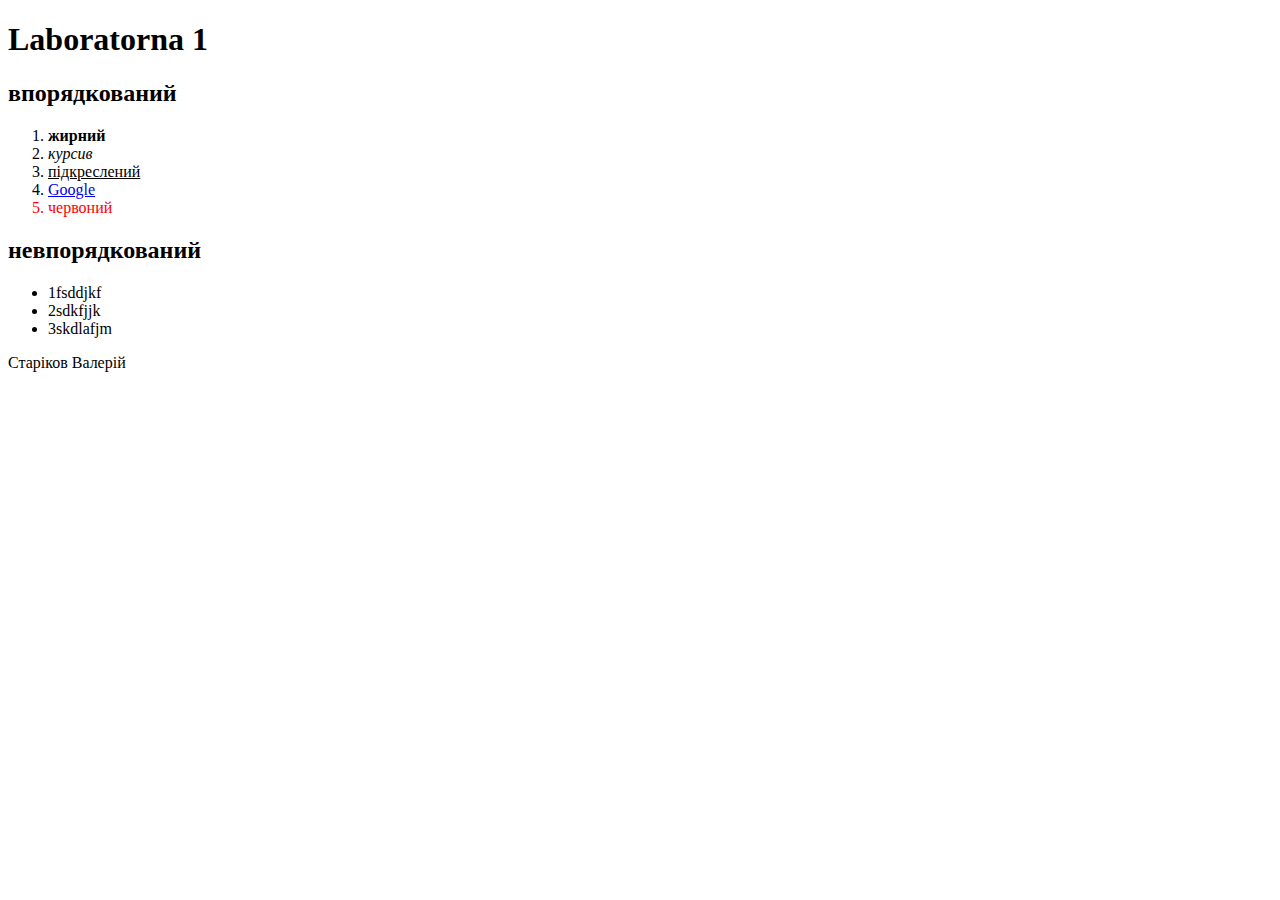
<file: Лабораторна_1/index.html>
<!DOCTYPE html>
<html lang="uk">
<head>
    <meta charset="UTF-8">
    <meta name="viewport" content="width=device-width, initial-scale=1.0">
    <title>FKISIT</title>
</head>
<body>
    <header>
        <h1>Laboratorna 1</h1>
    </header>
    <main>
        <h2>впорядкований</h2>
        <ol>
            <li><b>жирний</b></li>
            <li><i>курсив</i></li>
            <li><u>підкреслений</u></li>
            <li><a href="https://www.google.com" target="_blank">Google</a></li>
            <li style="color: red;">червоний</li>
        </ol>

        <h2>невпорядкований</h2>
        <ul>
            <li>1fsddjkf</li>
            <li>2sdkfjjk</li>
            <li>3skdlafjm</li>
        </ul>
    </main>

    <footer>
        <p>Старiков Валерiй</p>
    </footer>
</body>
</html>
</file>
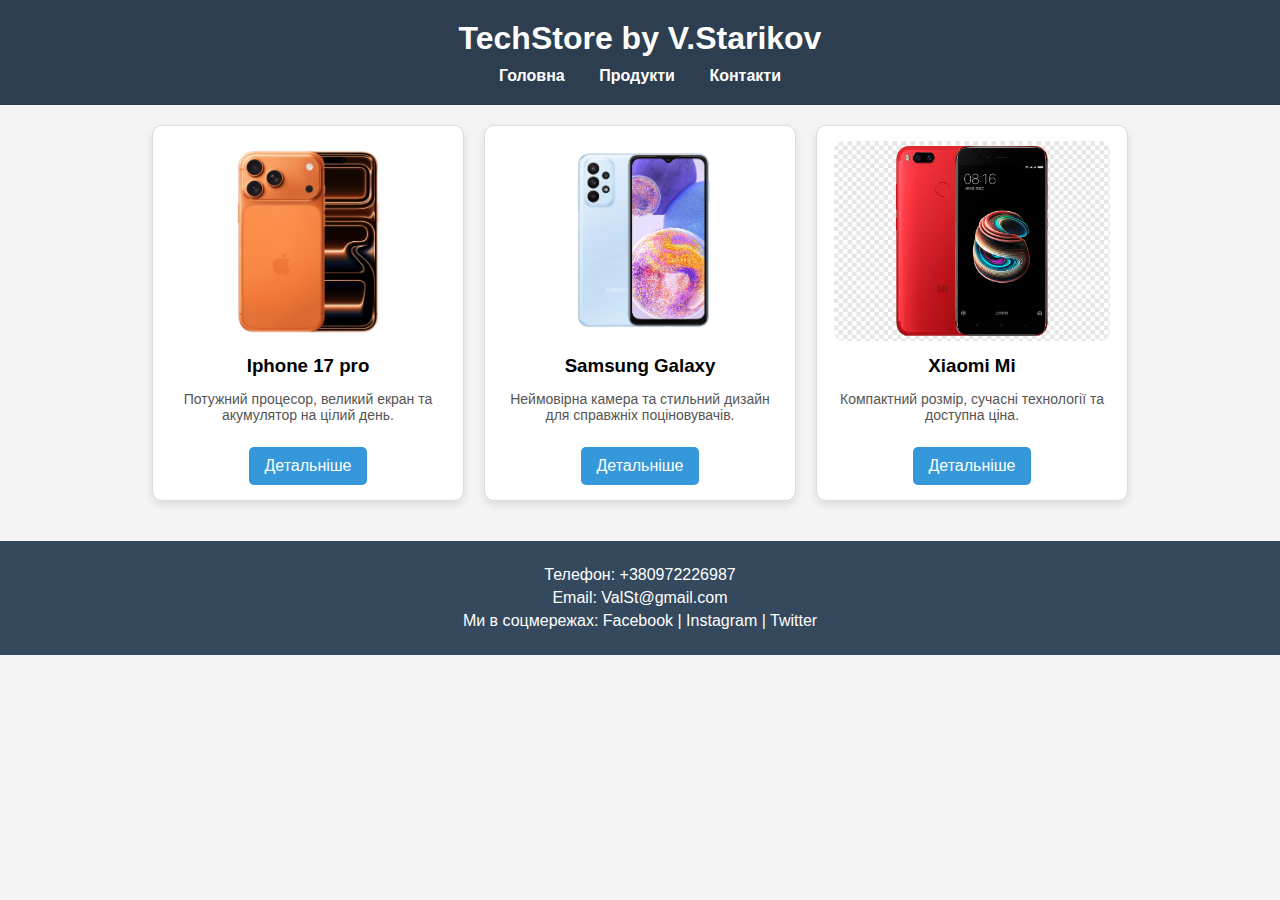
<file: Лабораторна_2/index.html>
<!DOCTYPE html>
<html lang="uk">
<head>
  <meta charset="UTF-8">
  <title>TechStore by V.Starikov</title>
  <style>
    body {
      margin: 0;
      font-family: Arial, sans-serif;
      background-color: #f4f4f4;
    }

    header {
      background-color: #2c3e50;
      color: white;
      padding: 20px;
      text-align: center;
    }
    header h1 {
      margin: 0;
    }
    nav {
      margin-top: 10px;
    }
    nav a {
      color: white;
      text-decoration: none;
      margin: 0 15px;
      font-weight: bold;
    }
    nav a:hover {
      text-decoration: underline;
    }

    /* Контент */
    main {
      display: flex;
      justify-content: center;
      gap: 20px;
      padding: 20px;
      flex-wrap: wrap;
    }
    .product {
      background: white;
      border: 1px solid #ddd;
      border-radius: 10px;
      width: 280px;
      padding: 15px;
      text-align: center;
      box-shadow: 0 4px 8px rgba(0,0,0,0.1);
    }
    .product img {
      max-width: 100%;
      height: 200px;
      object-fit: cover;
      border-radius: 10px;
    }
    .product h3 {
      margin: 10px 0 5px;
    }
    .product p {
      font-size: 14px;
      color: #555;
    }
    .product a {
      display: inline-block;
      margin-top: 10px;
      padding: 10px 15px;
      background-color: #3498db;
      color: white;
      border-radius: 5px;
      text-decoration: none;
      transition: 0.3s;
    }
    .product a:hover {
      background-color: #2980b9;
    }

    footer {
      background-color: #34495e;
      color: white;
      text-align: center;
      padding: 20px;
      margin-top: 20px;
    }
    footer p {
      margin: 5px 0;
    }
  </style>
</head>
<body>

  <header>
    <h1>TechStore by V.Starikov</h1>
    <nav>
      <a href="#">Головна</a>
      <a href="#">Продукти</a>
      <a href="#">Контакти</a>
    </nav>
  </header>

  <main>
    <div class="product">
      <img src="iphone17pro.png" alt="Iphone 17 Pro">
      <h3>Iphone 17 pro</h3>
      <p>Потужний процесор, великий екран та акумулятор на цілий день.</p>
      <a href="https://example.com" target="_blank">Детальніше</a>
    </div>

    <div class="product">
      <img src="sumsung_galaxy.png" alt="Samsung Galaxy">
      <h3>Samsung Galaxy</h3>
      <p>Неймовірна камера та стильний дизайн для справжніх поціновувачів.</p>
      <a href="https://example.com" target="_blank">Детальніше</a>
    </div>

    <div class="product">
      <img src="xiaomi_mi.png" alt="Xiaomi Mi">
      <h3>Xiaomi Mi</h3>
      <p>Компактний розмір, сучасні технології та доступна ціна.</p>
      <a href="https://example.com" target="_blank">Детальніше</a>
    </div>
  </main>

  <footer>
    <p>Телефон: +380972226987</p>
    <p>Email: ValSt@gmail.com</p>
    <p>Ми в соцмережах: Facebook | Instagram | Twitter</p>
  </footer>

</body>
</html>
</file>
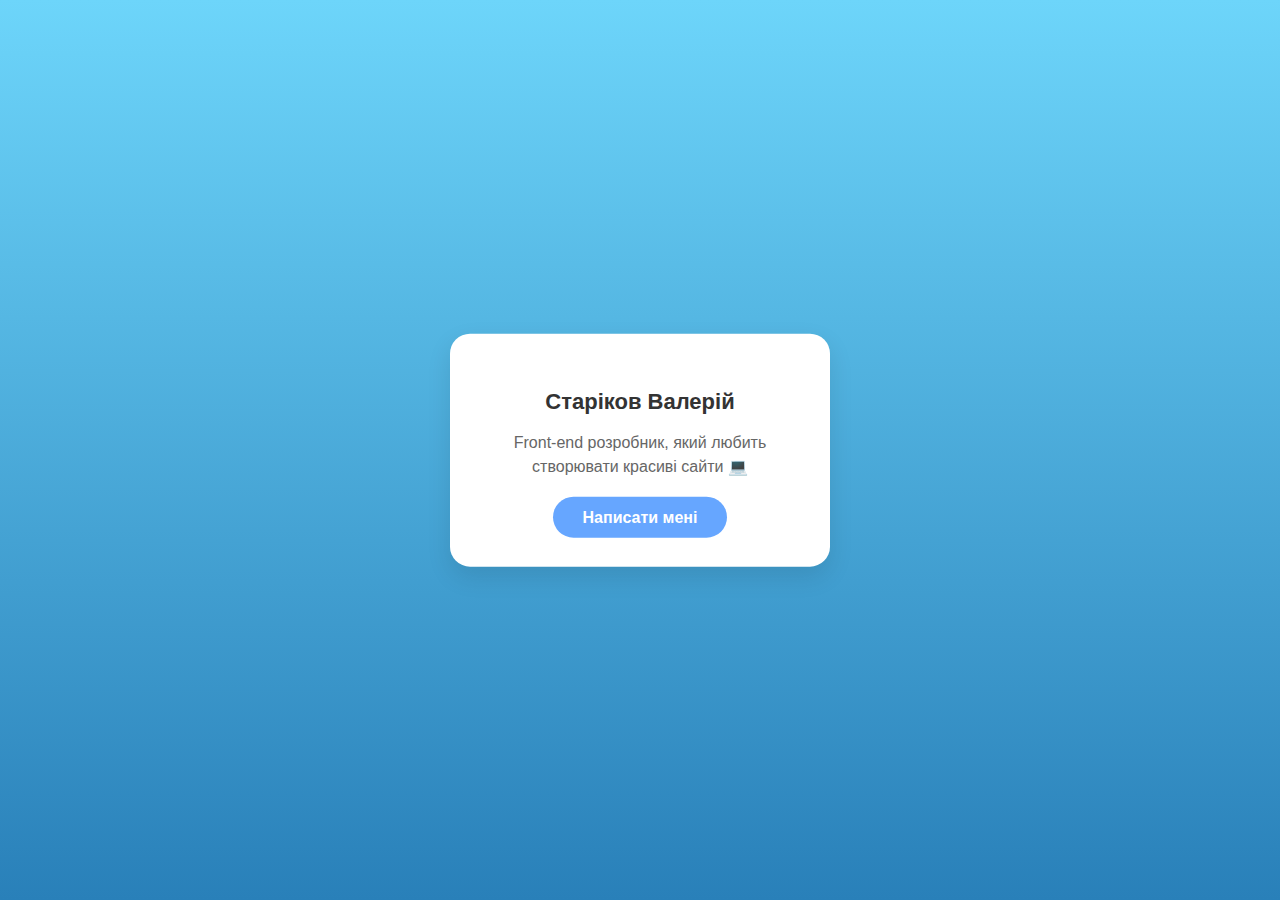
<file: Лабораторна_4/index.html>
<!DOCTYPE html>
<html lang="uk">
<head>
    <meta charset="UTF-8">
    <meta name="viewport" content="width=device-width, initial-scale=1.0">
    <title>Лабораторна 4</title>
    <link rel="stylesheet" href="style.css">
</head>
<body>

    <div class="card">
        <h1>Старiков Валерiй</h1>
        <p>Front-end розробник, який любить створювати красиві сайти 💻</p>
        <a href="mailto:shanepeintures@gmail.com" class="btn">Написати мені</a>
    </div>

</body>
</html>
</file>
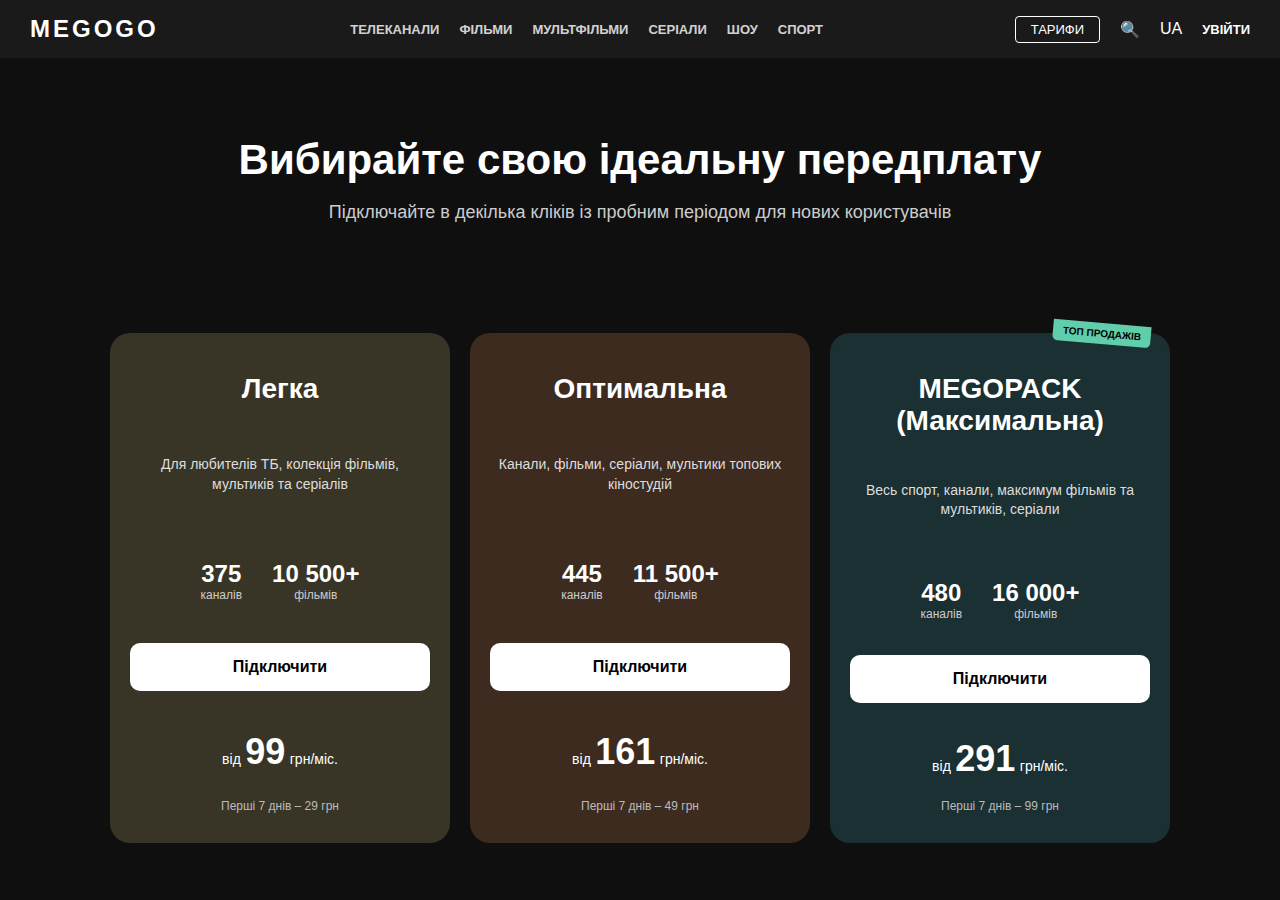
<file: Лабораторна_5/index.html>
<!DOCTYPE html>
<html lang="uk">
<head>
    <meta charset="UTF-8">
    <meta name="viewport" content="width=device-width, initial-scale=1.0">
    <title>MEGOGO - ТБ, Кіно, Мультфільми</title>
    <link rel="stylesheet" href="style.css">
</head>
<body>

    <header>
        <div class="header-container">
            <div class="logo">MEGOGO</div>
            <nav>
                <ul class="nav-links">
                    <li><a href="#">Телеканали</a></li>
                    <li><a href="#">Фільми</a></li>
                    <li class="dropdown">
                        <a href="#">Мультфільми</a>
                        <div class="dropdown-content">
                            <a href="#">Мультфільми Disney</a>
                            <a href="#">Мультсеріали Nickelodeon</a>
                            <a href="#">Українською мовою</a>
                            <a href="#" class="new-item">Новинки</a>
                        </div>
                    </li>
                    <li><a href="#">Серіали</a></li>
                    <li><a href="#">Шоу</a></li>
                    <li><a href="#">Спорт</a></li>
                </ul>
            </nav>
            <div class="header-right">
                <a href="#" class="btn-tariff">Тарифи</a>
                <a href="#" class="search-icon">🔍</a>
                <a href="#" class="lang">UA</a>
                <a href="registration.html" class="login-link">Увійти</a>
            </div>
        </div>
    </header>

    <main>
        <section class="hero">
            <h1>Вибирайте свою ідеальну передплату</h1>
            <p>Підключайте в декілька кліків із пробним періодом для нових користувачів</p>
        </section>

        <section class="cards-section">
            <div class="card card-light">
                <h2>Легка</h2>
                <p class="description">Для любителів ТБ, колекція фільмів, мультиків та серіалів</p>
                <div class="stats">
                    <div><span>375</span> каналів</div>
                    <div><span>10 500+</span> фільмів</div>
                </div>
                <a href="#" class="btn-subscribe">Підключити</a>
                <div class="price-block">
                    <span class="price-label">від</span>
                    <span class="price-value">99</span>
                    <span class="price-currency">грн/міс.</span>
                </div>
                <div class="trial-info">Перші 7 днів – 29 грн</div>
            </div>

            <div class="card card-optimal">
                <h2>Оптимальна</h2>
                <p class="description">Канали, фільми, серіали, мультики топових кіностудій</p>
                <div class="stats">
                    <div><span>445</span> каналів</div>
                    <div><span>11 500+</span> фільмів</div>
                </div>
                <a href="#" class="btn-subscribe">Підключити</a>
                <div class="price-block">
                    <span class="price-label">від</span>
                    <span class="price-value">161</span>
                    <span class="price-currency">грн/міс.</span>
                </div>
                <div class="trial-info">Перші 7 днів – 49 грн</div>
            </div>

            <div class="card card-max">
                <div class="badge">ТОП ПРОДАЖІВ</div>
                <h2>MEGOPACK <br>(Максимальна)</h2>
                <p class="description">Весь спорт, канали, максимум фільмів та мультиків, серіали</p>
                <div class="stats">
                    <div><span>480</span> каналів</div>
                    <div><span>16 000+</span> фільмів</div>
                </div>
                <a href="#" class="btn-subscribe">Підключити</a>
                <div class="price-block">
                    <span class="price-label">від</span>
                    <span class="price-value">291</span>
                    <span class="price-currency">грн/міс.</span>
                </div>
                <div class="trial-info">Перші 7 днів – 99 грн</div>
            </div>
        </section>
    </main>

</body>
</html>
</file>
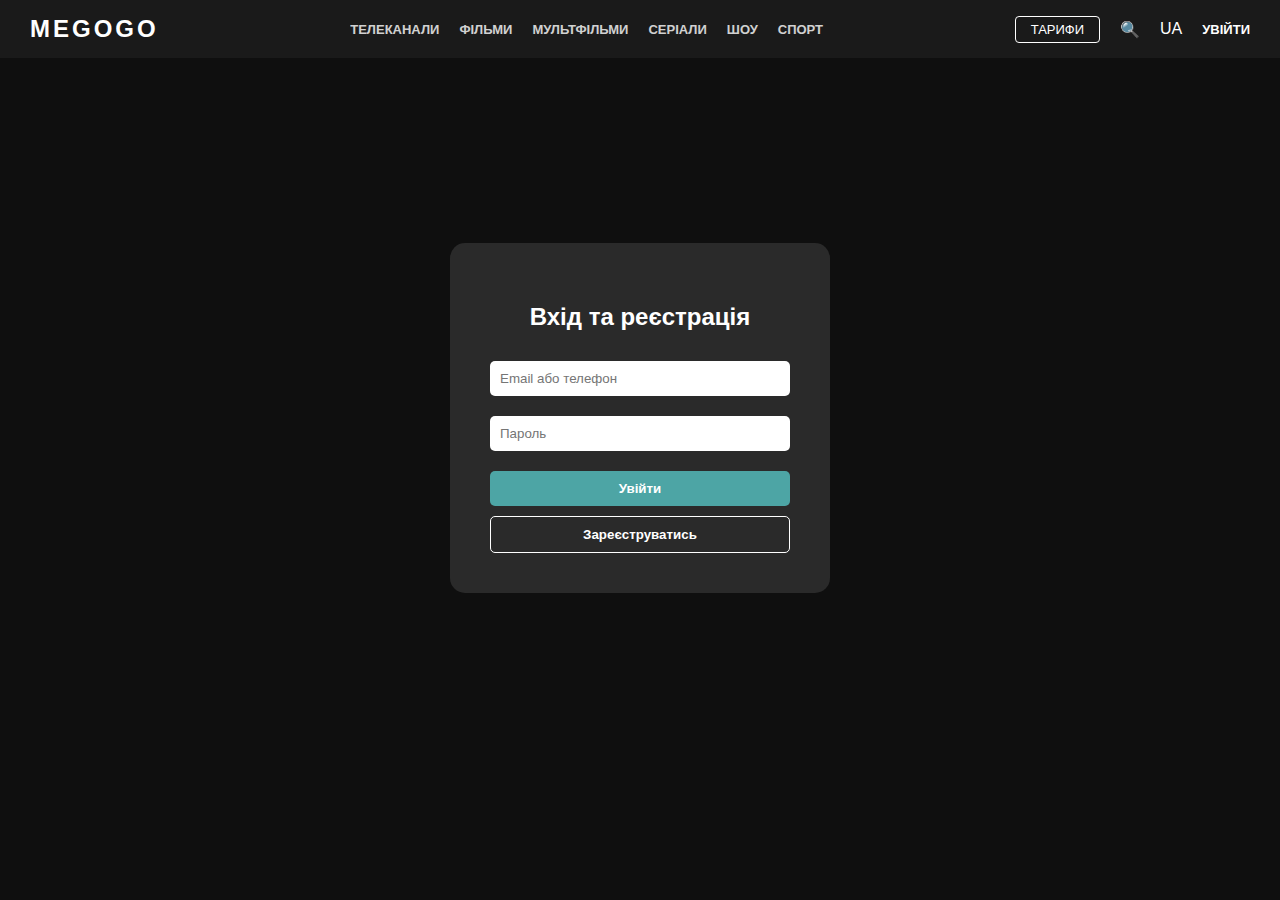
<file: Лабораторна_5/registration.html>
<!DOCTYPE html>
<html lang="uk">
<head>
    <meta charset="UTF-8">
    <meta name="viewport" content="width=device-width, initial-scale=1.0">
    <title>Вхід - MEGOGO</title>
    <link rel="stylesheet" href="style.css">
</head>
<body>

    <header>
        <div class="header-container">
            <a href="index.html" class="logo">MEGOGO</a>
            <nav>
                <ul class="nav-links">
                    <li><a href="#">Телеканали</a></li>
                    <li><a href="#">Фільми</a></li>
                    <li class="dropdown">
                        <a href="#">Мультфільми</a>
                        <div class="dropdown-content">
                            <a href="#">Мультфільми Disney</a>
                            <a href="#">Мультсеріали Nickelodeon</a>
                            <a href="#">Українською мовою</a>
                            <a href="#" class="new-item">Новинки</a>
                        </div>
                    </li>
                    <li><a href="#">Серіали</a></li>
                    <li><a href="#">Шоу</a></li>
                    <li><a href="#">Спорт</a></li>
                </ul>
            </nav>
            <div class="header-right">
                <a href="#" class="btn-tariff">Тарифи</a>
                <a href="#" class="search-icon">🔍</a>
                <a href="#" class="lang">UA</a>
                <a href="registration.html" class="login-link">Увійти</a>
            </div>
        </div>
    </header>

    <main>
        <div class="login-container">
            <form class="login-form">
                <h2>Вхід та реєстрація</h2>
                <input type="email" placeholder="Email або телефон" required>
                <input type="password" placeholder="Пароль" required>
                <button type="submit" class="btn-submit">Увійти</button>
                <button type="button" class="btn-submit" style="background-color: transparent; border: 1px solid white; margin-top: 10px;">Зареєструватись</button>
            </form>
        </div>
    </main>

</body>
</html>
</file>
<file: Лабораторна_4/style.css>
body {
    margin: 0;
    padding: 0;
    height: 100vh;
    background: linear-gradient(to bottom, #6dd5fa, #2980b9); /* Блакитний градієнт */
    font-family: 'Arial', sans-serif;
    overflow: hidden; /* Щоб не було смуг прокрутки */
}

.card {
    background-color: white;
    padding: 40px;
    border-radius: 20px;
    text-align: center;
    width: 300px;
    box-shadow: 0 10px 25px rgba(0,0,0,0.1);
    position: absolute;
    top: 50%;
    left: 50%;
    transform: translate(-50%, -50%);
    animation: float 3s ease-in-out infinite;
}

h1 {
    font-size: 22px;
    color: #333;
    margin-bottom: 10px;
}

p {
    color: #666;
    margin-bottom: 30px;
    line-height: 1.5;
}

.btn {
    text-decoration: none;
    background-color: #66a6ff;
    color: white;
    padding: 12px 30px;
    border-radius: 25px;
    font-weight: bold;
    transition: background-color 0.3s; /* Плавна зміна кольору */
}

.btn:hover {
    background-color: #4a90e2;
    cursor: pointer;
}

@keyframes float {
    0% {
        transform: translate(-50%, -50%);
    }
    50% {
        transform: translate(-50%, -60%);
    }
    100% {
        transform: translate(-50%, -50%);
    }
}
</file>
<file: Лабораторна_5/style.css>
body {
    margin: 0;
    padding: 0;
    font-family: Arial, sans-serif;
    background-color: #0f0f0f;
    color: white;
    box-sizing: border-box;
}

a {
    text-decoration: none;
    color: white;
    transition: color 0.3s ease;
}

ul {
    list-style: none;
    padding: 0;
    margin: 0;
}


header {
    background-color: #1a1a1a;
    padding: 15px 30px;
    position: sticky;
    top: 0;
    z-index: 100;
}

.header-container {
    display: flex;
    justify-content: space-between;
    align-items: center;
    max-width: 1400px;
    margin: 0 auto;
}

.logo {
    font-size: 24px;
    font-weight: 900;
    letter-spacing: 3px;
    text-transform: uppercase;
    cursor: pointer;
}

.nav-links {
    display: flex;
    gap: 20px;
}

.nav-links a {
    font-size: 13px;
    font-weight: bold;
    text-transform: uppercase;
    opacity: 0.8;
}

.nav-links a:hover {
    opacity: 1;
    color: #4da5a5;
}


.dropdown {
    position: relative;
}

.dropdown-content {
    display: none;
    position: absolute;
    background-color: #ffffff;
    min-width: 200px;
    box-shadow: 0px 8px 16px 0px rgba(0,0,0,0.2);
    border-radius: 8px;
    top: 25px;
    left: 0;
    z-index: 1;
    padding: 10px 0;
    opacity: 0;
    transition: opacity 0.3s ease;
}

.dropdown:hover .dropdown-content {
    display: block;
    animation: fadeIn 0.4s forwards;
}

@keyframes fadeIn {
    from { opacity: 0; transform: translateY(10px); }
    to { opacity: 1; transform: translateY(0); }
}

.dropdown-content a {
    color: black;
    padding: 12px 16px;
    text-decoration: none;
    display: block;
    text-transform: none;
    font-weight: normal;
}

.dropdown-content a:hover {
    background-color: #f1f1f1;
    color: #000;
}

.dropdown-content .new-item {
    color: #e74c3c;
}


.header-right {
    display: flex;
    align-items: center;
    gap: 20px;
}

.btn-tariff {
    border: 1px solid white;
    padding: 5px 15px;
    border-radius: 4px;
    font-size: 13px;
    text-transform: uppercase;
}

.btn-tariff:hover {
    background-color: white;
    color: black;
}

.login-link {
    text-transform: uppercase;
    font-size: 13px;
    font-weight: bold;
}


.hero {
    text-align: center;
    padding: 50px 20px;
}

.hero h1 {
    font-size: 42px;
    margin-bottom: 10px;
}

.hero p {
    font-size: 18px;
    color: #ccc;
    margin-bottom: 40px;
}


.cards-section {
    display: flex;
    justify-content: center;
    gap: 20px;
    padding: 20px;
    flex-wrap: wrap;
}

.card {
    width: 300px; 
    border-radius: 20px;
    padding: 30px 20px;
    text-align: center;
    position: relative;
    display: flex;
    flex-direction: column;
    justify-content: space-between;
    min-height: 450px;
    transition: transform 0.3s ease, box-shadow 0.3s ease;
}

.card:hover {
    transform: translateY(-10px);
    box-shadow: 0 10px 20px rgba(0,0,0,0.5);
}


.card-light {
    background-color: #383526; 
}

.card-optimal {
    background-color: #3e2b20; 
}

.card-max {
    background-color: #1a3033;
}

.card h2 {
    font-size: 28px;
    margin-top: 10px;
    margin-bottom: 15px;
}

.description {
    font-size: 14px;
    color: #ddd;
    line-height: 1.4;
    height: 50px;
}

.stats {
    display: flex;
    justify-content: center;
    gap: 30px;
    margin: 20px 0;
}

.stats div {
    display: flex;
    flex-direction: column;
    font-size: 12px;
    color: #ccc;
}

.stats span {
    font-size: 24px;
    font-weight: bold;
    color: white;
}

.btn-subscribe {
    background-color: white;
    color: black;
    padding: 15px;
    border-radius: 10px;
    font-weight: bold;
    margin-bottom: 20px;
    display: block;
    transition: transform 0.2s;
}

.btn-subscribe:hover {
    transform: scale(1.05);
}

.price-block {
    margin-bottom: 5px;
}

.price-label {
    font-size: 14px;
}

.price-value {
    font-size: 36px;
    font-weight: bold;
}

.price-currency {
    font-size: 14px;
}

.trial-info {
    font-size: 12px;
    color: #bbb;
    text-decoration: line-through; /* імітація старої ціни, або просто текст */
    text-decoration: none;
}


.badge {
    position: absolute;
    top: 0;
    right: 20px;
    background-color: #61ceab;
    color: black;
    padding: 5px 10px;
    font-size: 10px;
    font-weight: bold;
    text-transform: uppercase;
    border-bottom-left-radius: 5px;
    border-bottom-right-radius: 5px;
    transform: rotate(5deg) translateY(-10px); /* Легкий нахил для стилю */
}


.login-container {
    display: flex;
    justify-content: center;
    align-items: center;
    height: 80vh;
}

.login-form {
    background-color: #2a2a2a;
    padding: 40px;
    border-radius: 15px;
    width: 300px;
    text-align: center;
}

.login-form h2 {
    margin-bottom: 20px;
}

.login-form input {
    width: 100%;
    padding: 10px;
    margin: 10px 0;
    border-radius: 5px;
    border: none;
    box-sizing: border-box;
}

.btn-submit {
    width: 100%;
    padding: 10px;
    margin-top: 10px;
    background-color: #4da5a5;
    color: white;
    border: none;
    border-radius: 5px;
    cursor: pointer;
    font-weight: bold;
}

.btn-submit:hover {
    background-color: #3b8282;
}


@media (max-width: 950px) {
    .cards-section {
        flex-direction: column;
        align-items: center;
    }
    
    .nav-links {
        display: none;
    }
}
</file>
